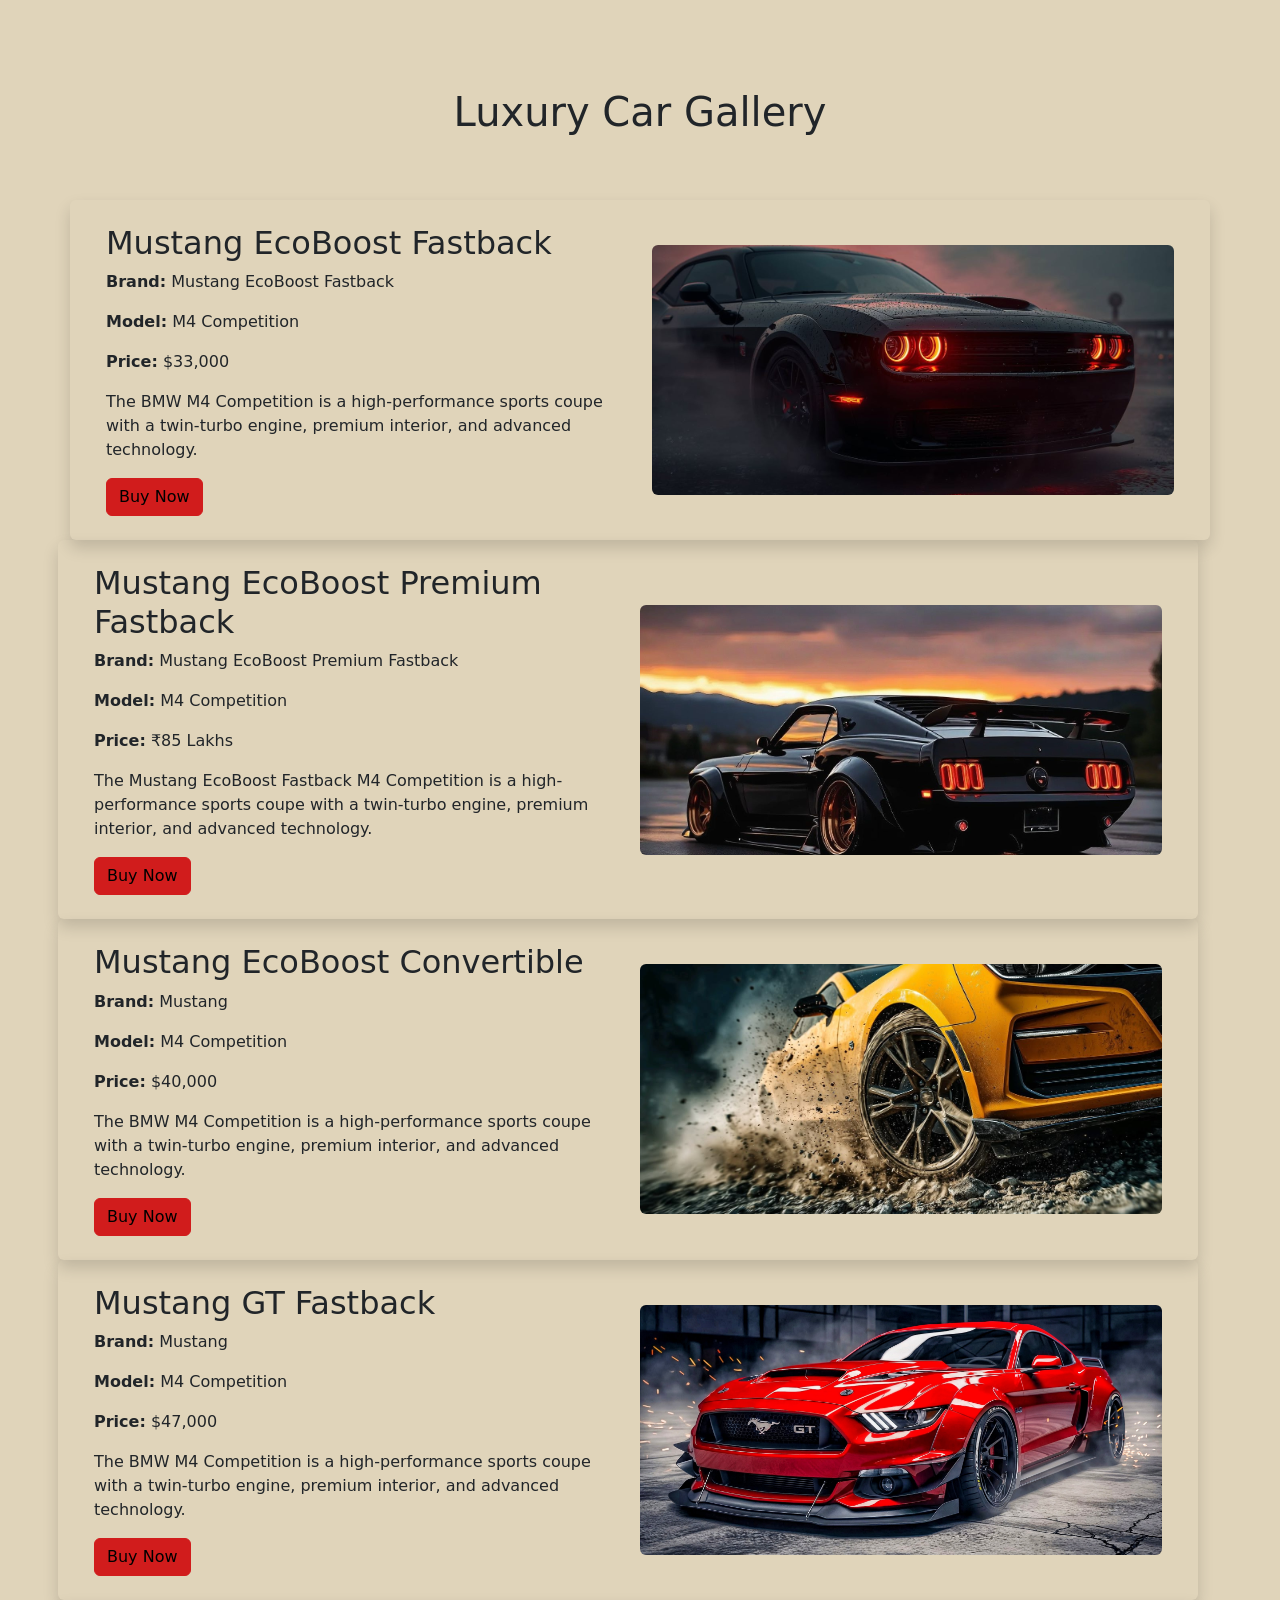
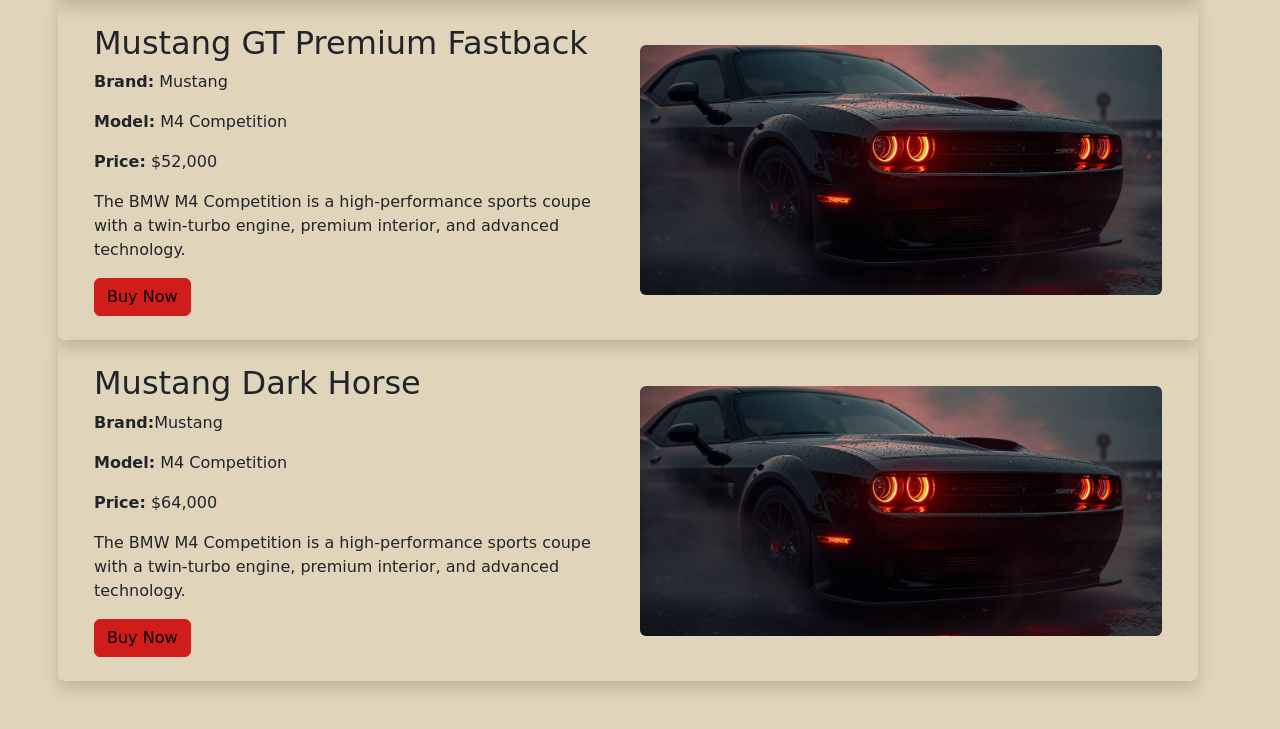
<file: gelary.html>
<!DOCTYPE html>
<html lang="en">

<head>
    <meta charset="UTF-8">
    <meta name="viewport" content="width=device-width, initial-scale=1.0">
    <title>image gelary</title>
    <link href="https://cdn.jsdelivr.net/npm/bootstrap@5.3.8/dist/css/bootstrap.min.css" rel="stylesheet">
    <style>
        body {
            background: #e0d4ba;
        }

        .btn-primary {
            background-color: rgb(209, 28, 28);
            border-color: rgb(209, 28, 28);
            color: black;
        }

        .btn-primary:hover {
            background-color: rgb(196, 215, 150);
            border-color: rgb(155, 217, 11);
            color: black;
        }

        .btn:active {
            background-color:chocolate !important;
            border-color: inherit !important;
            color: black;
        }

        .gallery img {
            width: 100%;
            height: 250px;
            object-fit: cover;
            border-radius: 10px;
            transition: 0.4s;
            cursor: pointer;
        }

        .gallery img:hover {
            transform: scale(1.05);
            box-shadow: 0 10px 20px rgba(0, 0, 0, 0.3);
        }

        h1 {
            text-align: center;
            margin: 40px 0;
        }
    </style>
</head>

<body>
    <div class="container py-5 g-main">

        <h1>Luxury Car Gallery</h1>

        <div class="row gallery g-4">

            <div class="container mt-5">

                <div class="row align-items-center shadow p-4 rounded">

                    <!-- Left Side -->
                    <div class="col-lg-6">
                        <h2>Mustang EcoBoost Fastback</h2>

                        <p><strong>Brand:</strong> Mustang EcoBoost Fastback</p>
                        <p><strong>Model:</strong> M4 Competition</p>
                        <p><strong>Price:</strong> $33,000</p>

                        <p>
                            The BMW M4 Competition is a high-performance sports coupe
                            with a twin-turbo engine, premium interior, and advanced technology.
                        </p>

                        <button class="btn btn-primary">Buy Now</button>
                    </div>

                    <!-- Right Side -->
                    <div class="col-lg-6 text-center">
                        <img src="image/imgi_26_41bfd4864f8afc90d0d13df17c84bc67.jpg" class="img-fluid rounded"
                            alt="Car">
                    </div>

                </div>

            </div>
            <div class="row align-items-center shadow p-4 rounded">

                <!-- Left Side -->
                <div class="col-lg-6">
                    <h2>Mustang EcoBoost Premium Fastback</h2>

                    <p><strong>Brand:</strong> Mustang EcoBoost Premium Fastback</p>
                    <p><strong>Model:</strong> M4 Competition</p>
                    <p><strong>Price:</strong> ₹85 Lakhs</p>

                    <p>
                        The Mustang EcoBoost Fastback M4 Competition is a high-performance sports coupe
                        with a twin-turbo engine, premium interior, and advanced technology.
                    </p>

                    <button class="btn btn-primary">Buy Now</button>
                </div>

                <!-- Right Side -->
                <div class="col-lg-6 text-center">
                    <img src="image/imgi_9_599d174524a23f8a2f4fd8e9dc520eae copy.jpg" class="img-fluid rounded"
                        alt="Car">
                </div>

            </div>
            <div class="row align-items-center shadow p-4 rounded">

                <!-- Left Side -->
                <div class="col-lg-6">
                    <h2>Mustang EcoBoost Convertible</h2>

                    <p><strong>Brand:</strong> Mustang</p>
                    <p><strong>Model:</strong> M4 Competition</p>
                    <p><strong>Price:</strong> $40,000</p>

                    <p>
                        The BMW M4 Competition is a high-performance sports coupe
                        with a twin-turbo engine, premium interior, and advanced technology.
                    </p>

                    <button class="btn btn-primary">Buy Now</button>
                </div>

                <!-- Right Side -->
                <div class="col-lg-6 text-center">
                    <img src="image/imgi_68_46a287bcb0bed94b5116f6abbfd31d23.jpg" class="img-fluid rounded" alt="Car">
                </div>

            </div>

            <div class="row align-items-center shadow p-4 rounded">

                <!-- Left Side -->
                <div class="col-lg-6">
                    <h2>Mustang GT Fastback</h2>

                    <p><strong>Brand:</strong> Mustang</p>
                    <p><strong>Model:</strong> M4 Competition</p>
                    <p><strong>Price:</strong> $47,000</p>

                    <p>
                        The BMW M4 Competition is a high-performance sports coupe
                        with a twin-turbo engine, premium interior, and advanced technology.
                    </p>

                    <button class="btn btn-primary">Buy Now</button>
                </div>

                <!-- Right Side -->
                <div class="col-lg-6 text-center">
                    <img src="image/imgi_81_51778c7dbeb5b88b4d640fc59de7d14d.jpg" class="img-fluid rounded" alt=" Car">
                </div>

            </div>

            <div class="row align-items-center shadow p-4 rounded">

                <!-- Left Side -->
                <div class="col-lg-6">
                    <h2>Mustang GT Premium Fastback</h2>

                    <p><strong>Brand:</strong> Mustang</p>
                    <p><strong>Model:</strong> M4 Competition</p>
                    <p><strong>Price:</strong> $52,000</p>

                    <p>
                        The BMW M4 Competition is a high-performance sports coupe
                        with a twin-turbo engine, premium interior, and advanced technology.
                    </p>

                    <button class="btn btn-primary">Buy Now</button>
                </div>

                <!-- Right Side -->
                <div class="col-lg-6 text-center">
                    <img src="image/imgi_26_41bfd4864f8afc90d0d13df17c84bc67.jpg" class="img-fluid rounded" alt="Car">
                </div>

            </div>

            <div class="row align-items-center shadow p-4 rounded">

                <!-- Left Side -->
                <div class="col-lg-6">
                    <h2>Mustang Dark Horse</h2>

                    <p><strong>Brand:</strong>Mustang</p>
                    <p><strong>Model:</strong> M4 Competition</p>
                    <p><strong>Price:</strong> $64,000</p>

                    <p>
                        The BMW M4 Competition is a high-performance sports coupe
                        with a twin-turbo engine, premium interior, and advanced technology.
                    </p>

                    <button class="btn btn-primary">Buy Now</button>
                </div>

                <!-- Right Side -->
                <div class="col-lg-6 text-center">
                    <img src="image/imgi_26_41bfd4864f8afc90d0d13df17c84bc67.jpg" class="img-fluid rounded" alt="Car">
                </div>

            </div>

        </div>

    </div>
</body>

</html>
</file>
